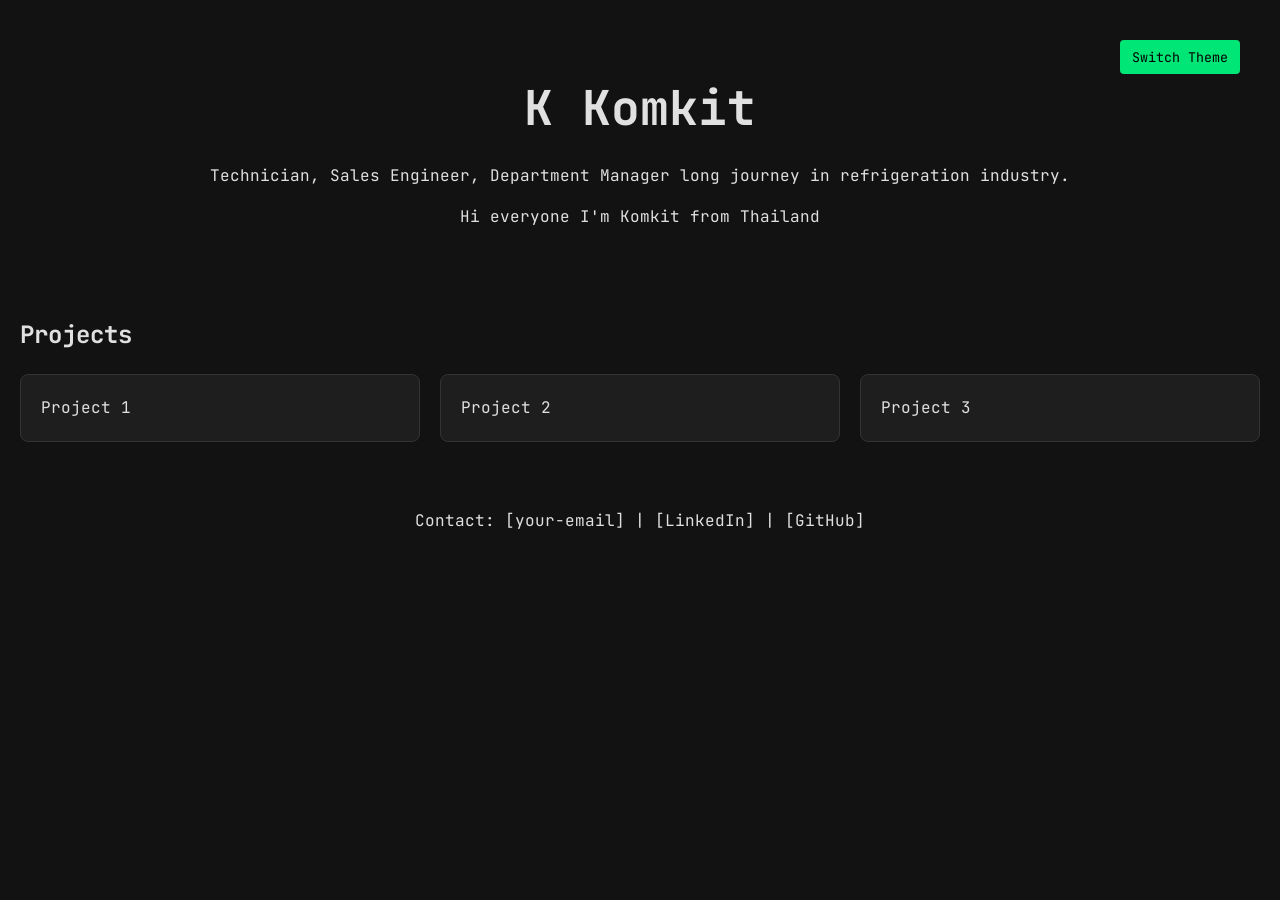
<file: index.html>
<!DOCTYPE html>
<html lang="en">
<head>
    <meta charset="UTF-8">
    <meta name="viewport" content="width=device-width, initial-scale=1.0">
    <title>K Komkit | Data Analyst Portfolio</title>
    <link rel="preconnect" href="https://fonts.googleapis.com">
    <link rel="preconnect" href="https://fonts.gstatic.com" crossorigin>
    <link href="https://fonts.googleapis.com/css2?family=JetBrains+Mono:wght@400;700&display=swap" rel="stylesheet">
    <link rel="stylesheet" href="style.css">
</head>
<body>
    <header>
        <button id="theme-toggle">Switch Theme</button>
        <h1>K Komkit</h1>
        <p>Technician, Sales Engineer, Department Manager long journey in refrigeration industry.</p>
        <p>Hi everyone I'm Komkit from Thailand</p>
    </header>

    <main>
        <section id="projects">
            <h2>Projects</h2>
            <div class="project-grid">
                <!-- Project cards will be here -->
                <div class="card">Project 1</div>
                <div class="card">Project 2</div>
                <div class="card">Project 3</div>
            </div>
        </section>
    </main>

    <footer>
        <p>Contact: [your-email] | [LinkedIn] | [GitHub]</p>
    </footer>

    <script src="script.js"></script>
</body>
</html>
</file>
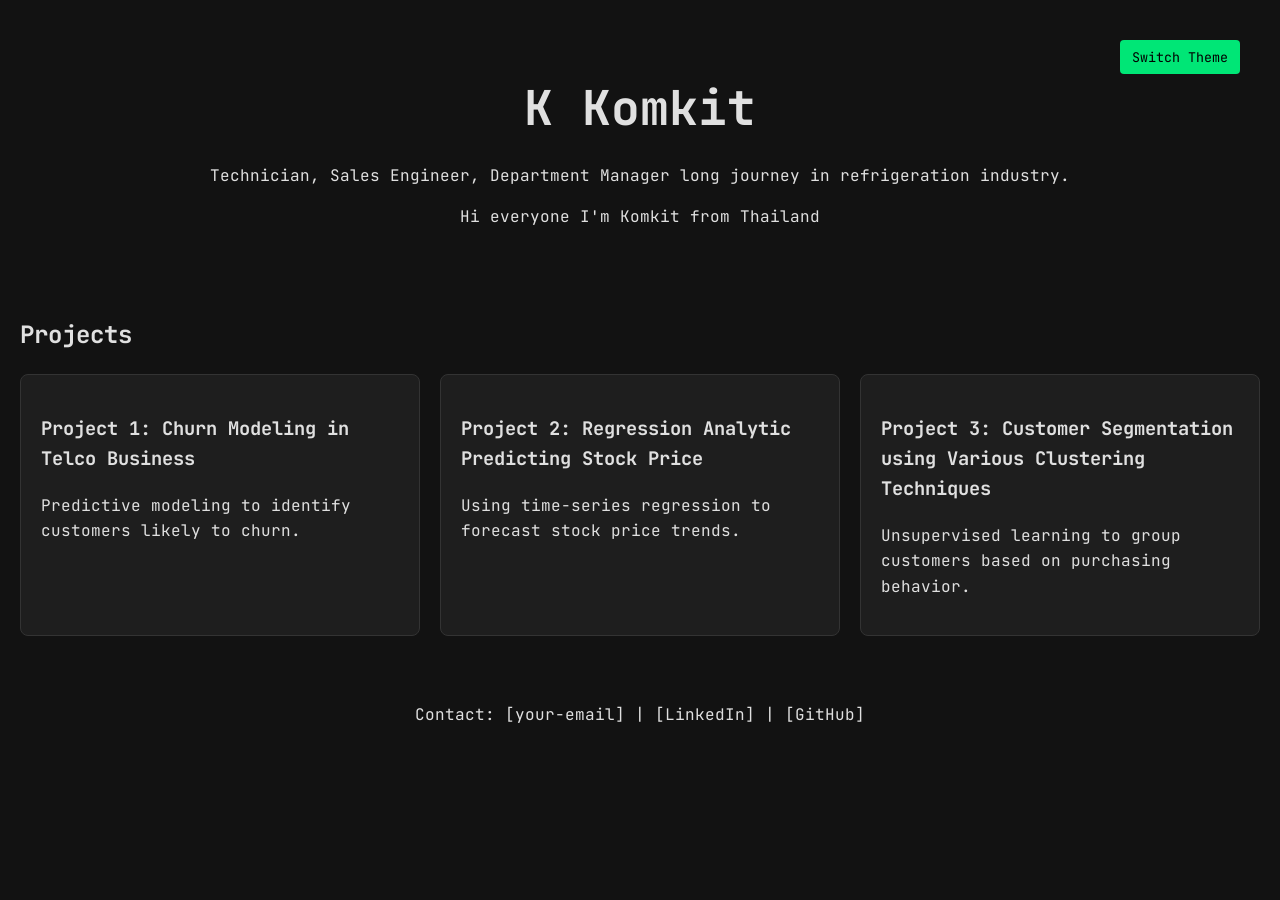
<file: docs/index.html>
<!DOCTYPE html>
<html lang="en">
<head>
    <meta charset="UTF-8">
    <meta name="viewport" content="width=device-width, initial-scale=1.0">
    <title>K Komkit | Data Analyst Portfolio</title>
    <link rel="preconnect" href="https://fonts.googleapis.com">
    <link rel="preconnect" href="https://fonts.gstatic.com" crossorigin>
    <link href="https://fonts.googleapis.com/css2?family=JetBrains+Mono:wght@400;700&display=swap" rel="stylesheet">
    <link rel="stylesheet" href="style.css">
</head>
<body>
    <header>
        <button id="theme-toggle">Switch Theme</button>
        <h1>K Komkit</h1>
        <p>Technician, Sales Engineer, Department Manager long journey in refrigeration industry.</p>
        <p>Hi everyone I'm Komkit from Thailand</p>
    </header>

    <main>
        <section id="projects">
            <h2>Projects</h2>
            <div class="project-grid">
                <div class="card">
                    <h3>Project 1: Churn Modeling in Telco Business</h3>
                    <p>Predictive modeling to identify customers likely to churn.</p>
                </div>
                <div class="card">
                    <h3>Project 2: Regression Analytic Predicting Stock Price</h3>
                    <p>Using time-series regression to forecast stock price trends.</p>
                </div>
                <div class="card">
                    <h3>Project 3: Customer Segmentation using Various Clustering Techniques</h3>
                    <p>Unsupervised learning to group customers based on purchasing behavior.</p>
                </div>
            </div>
        </section>
    </main>

    <footer>
        <p>Contact: [your-email] | [LinkedIn] | [GitHub]</p>
    </footer>

    <script src="script.js"></script>
</body>
</html>
</file>
<file: style.css>
:root {
    --bg-color: #121212;
    --text-color: #e0e0e0;
    --card-bg: #1e1e1e;
    --border-color: #333;
    --accent-color: #00e676;
}

body.light-theme {
    --bg-color: #ffffff;
    --text-color: #121212;
    --card-bg: #f5f5f5;
    --border-color: #ccc;
}

body {
    background-color: var(--bg-color);
    color: var(--text-color);
    font-family: 'JetBrains Mono', monospace;
    margin: 0;
    padding: 20px;
    line-height: 1.6;
    transition: background-color 0.3s, color 0.3s;
}

header {
    text-align: center;
    padding: 50px 0;
    position: relative;
}

#theme-toggle {
    position: absolute;
    top: 20px;
    right: 20px;
    cursor: pointer;
    background: var(--accent-color);
    border: none;
    padding: 8px 12px;
    border-radius: 4px;
    font-family: inherit;
}

h1 {
    font-size: 3rem;
    margin: 0;
}

.project-grid {
    display: grid;
    grid-template-columns: repeat(auto-fit, minmax(300px, 1fr));
    gap: 20px;
    margin-top: 20px;
}

.card {
    border: 1px solid var(--border-color);
    padding: 20px;
    border-radius: 8px;
    background: var(--card-bg);
}

footer {
    text-align: center;
    padding-top: 50px;
}
</file>
<file: docs/style.css>
:root {
    --bg-color: #121212;
    --text-color: #e0e0e0;
    --card-bg: #1e1e1e;
    --border-color: #333;
    --accent-color: #00e676;
}

body.light-theme {
    --bg-color: #ffffff;
    --text-color: #121212;
    --card-bg: #f5f5f5;
    --border-color: #ccc;
}

body {
    background-color: var(--bg-color);
    color: var(--text-color);
    font-family: 'JetBrains Mono', monospace;
    margin: 0;
    padding: 20px;
    line-height: 1.6;
    transition: background-color 0.3s, color 0.3s;
}

header {
    text-align: center;
    padding: 50px 0;
    position: relative;
}

#theme-toggle {
    position: absolute;
    top: 20px;
    right: 20px;
    cursor: pointer;
    background: var(--accent-color);
    border: none;
    padding: 8px 12px;
    border-radius: 4px;
    font-family: inherit;
}

h1 {
    font-size: 3rem;
    margin: 0;
}

.project-grid {
    display: grid;
    grid-template-columns: repeat(auto-fit, minmax(300px, 1fr));
    gap: 20px;
    margin-top: 20px;
}

.card {
    border: 1px solid var(--border-color);
    padding: 20px;
    border-radius: 8px;
    background: var(--card-bg);
}

footer {
    text-align: center;
    padding-top: 50px;
}
</file>
